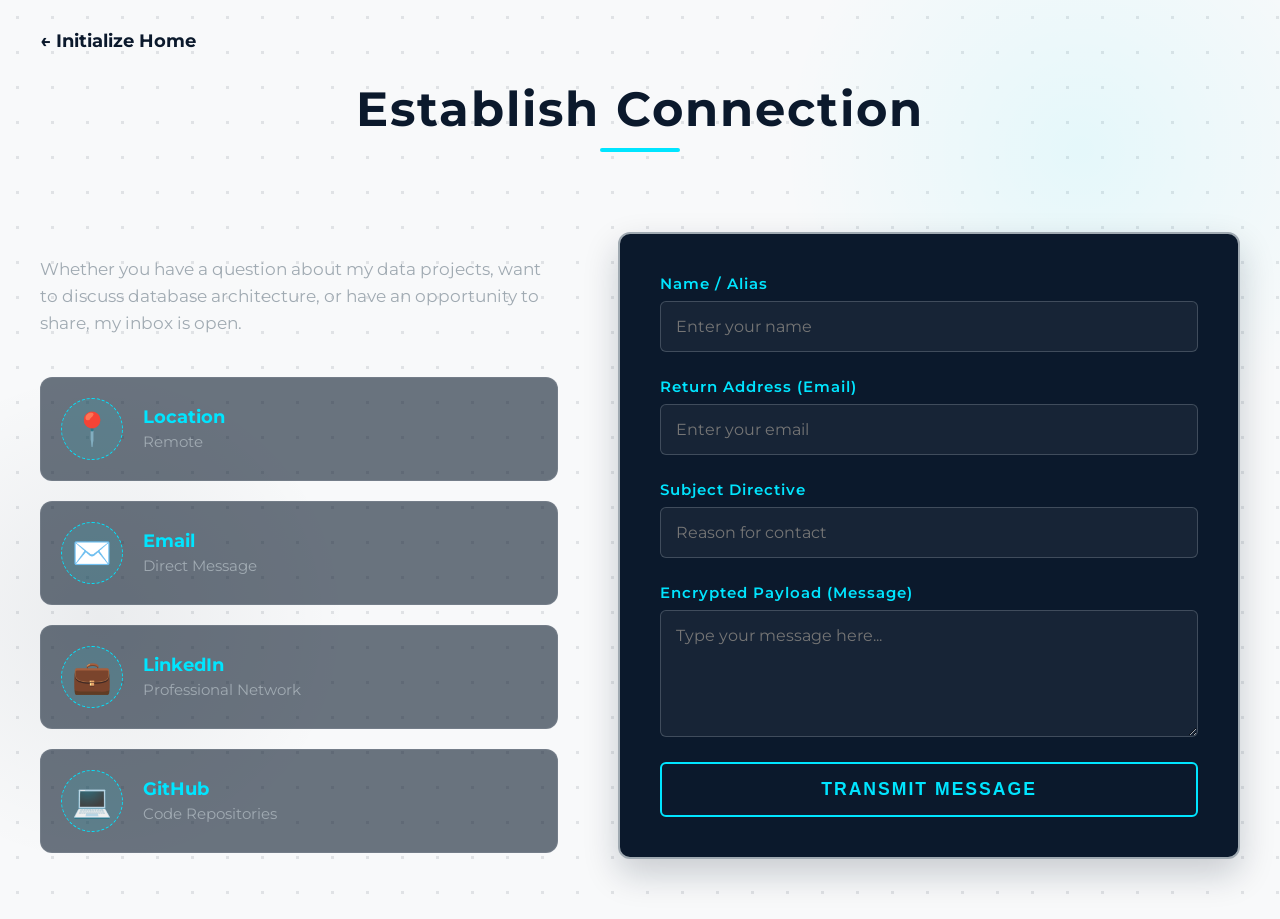
<file: contact.html>
<!DOCTYPE html>
<html lang="en">
<head>
    <meta charset="UTF-8">
    <meta name="viewport" content="width=device-width, initial-scale=1.0">
    <title>Contact | Gerald Martinez</title>
    <link rel="stylesheet" href="style.css">
</head>
<body>

    <nav class="top-nav">
        <a href="index.html" class="back-link">← Initialize Home</a>
    </nav>

    <main class="page-container">
        
        <div class="section-header">
            <h1 class="section-title">Establish Connection</h1>
            <div class="title-underline"></div>
        </div>

        <div class="contact-layout">
            
            <section class="contact-info-section">
                <h2 class="sub-heading"></h2>
                <p class="contact-desc">Whether you have a question about my data projects, want to discuss database architecture, or have an opportunity to share, my inbox is open.</p>

                <div class="contact-cards">
                    <div class="contact-card">
                        <span class="contact-icon">📍</span>
                        <div>
                            <h4>Location</h4>
                            <p>Remote</p>
                        </div>
                    </div>

                    <a href="mailto:martinezgerald.925@outlook.com" class="contact-card link-card">
                        <span class="contact-icon">✉️</span>
                        <div>
                            <h4>Email</h4>
                            <p>Direct Message</p>
                        </div>
                    </a>

                    <a href="https://linkedin.com/in/gerald-martinez" target="_blank" class="contact-card link-card">
                        <span class="contact-icon">💼</span>
                        <div>
                            <h4>LinkedIn</h4>
                            <p>Professional Network</p>
                        </div>
                    </a>

                    <a href="https://github.com/martinez-gerald" target="_blank" class="contact-card link-card">
                        <span class="contact-icon">💻</span>
                        <div>
                            <h4>GitHub</h4>
                            <p>Code Repositories</p>
                        </div>
                    </a>
                </div>
            </section>

            <section class="contact-form-section">
                <form id="contact-form" action="https://formspree.io/f/meaqpvnq" method="POST" class="cyber-form">

                    <div class="form-group">
                        <label for="name">Name / Alias</label>
                        <input type="text" id="name" name="name" required placeholder="Enter your name">
                    </div>

                    <div class="form-group">
                        <label for="email">Return Address (Email)</label>
                        <input type="email" id="email" name="email" required placeholder="Enter your email">
                    </div>

                    <div class="form-group">
                        <label for="subject">Subject Directive</label>
                        <input type="text" id="subject" name="subject" required placeholder="Reason for contact">
                    </div>

                    <div class="form-group">
                        <label for="message">Encrypted Payload (Message)</label>
                        <textarea id="message" name="message" rows="5" required placeholder="Type your message here..."></textarea>
                    </div>

                    <p id="form-status" class="form-status" hidden></p>

                    <button type="submit" class="submit-btn">Transmit Message</button>
                </form>
            </section>

        </div>
    </main>

    <script src="script.js"></script>
</body>
</html>
</file>
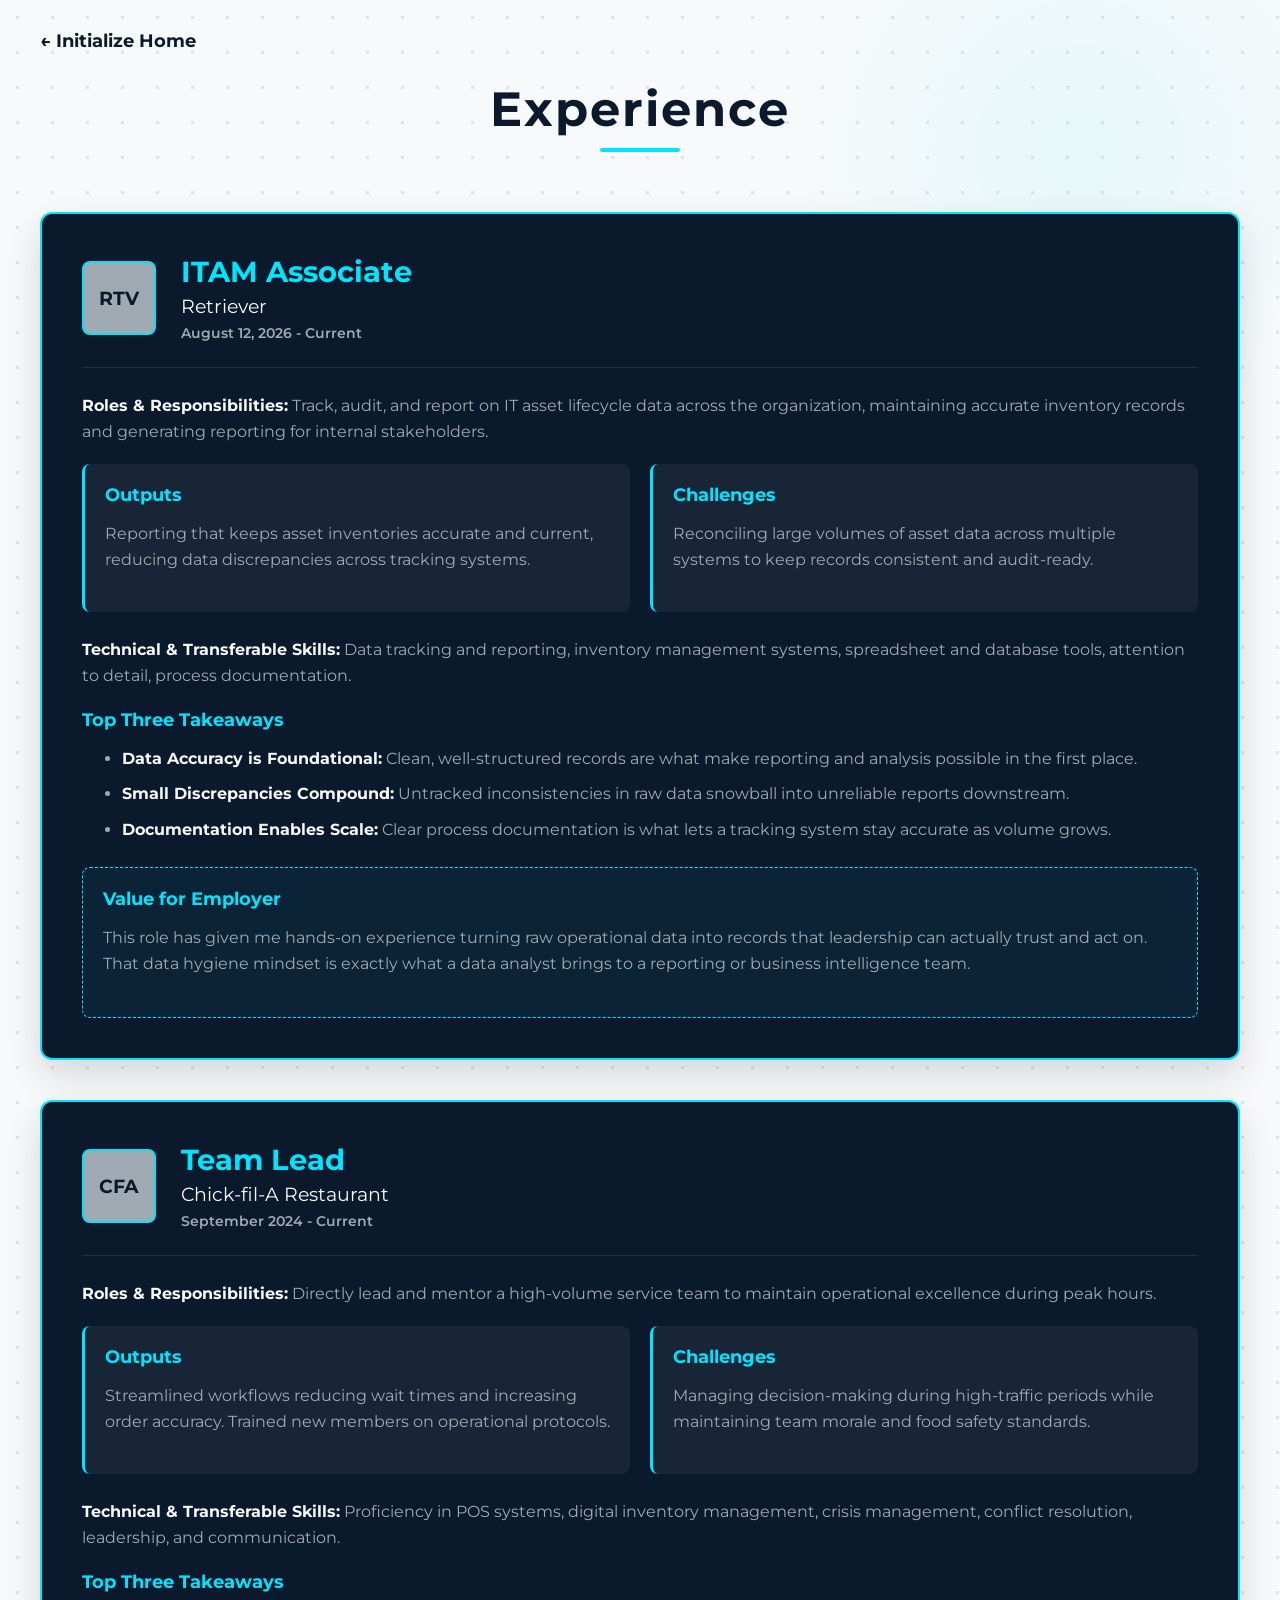
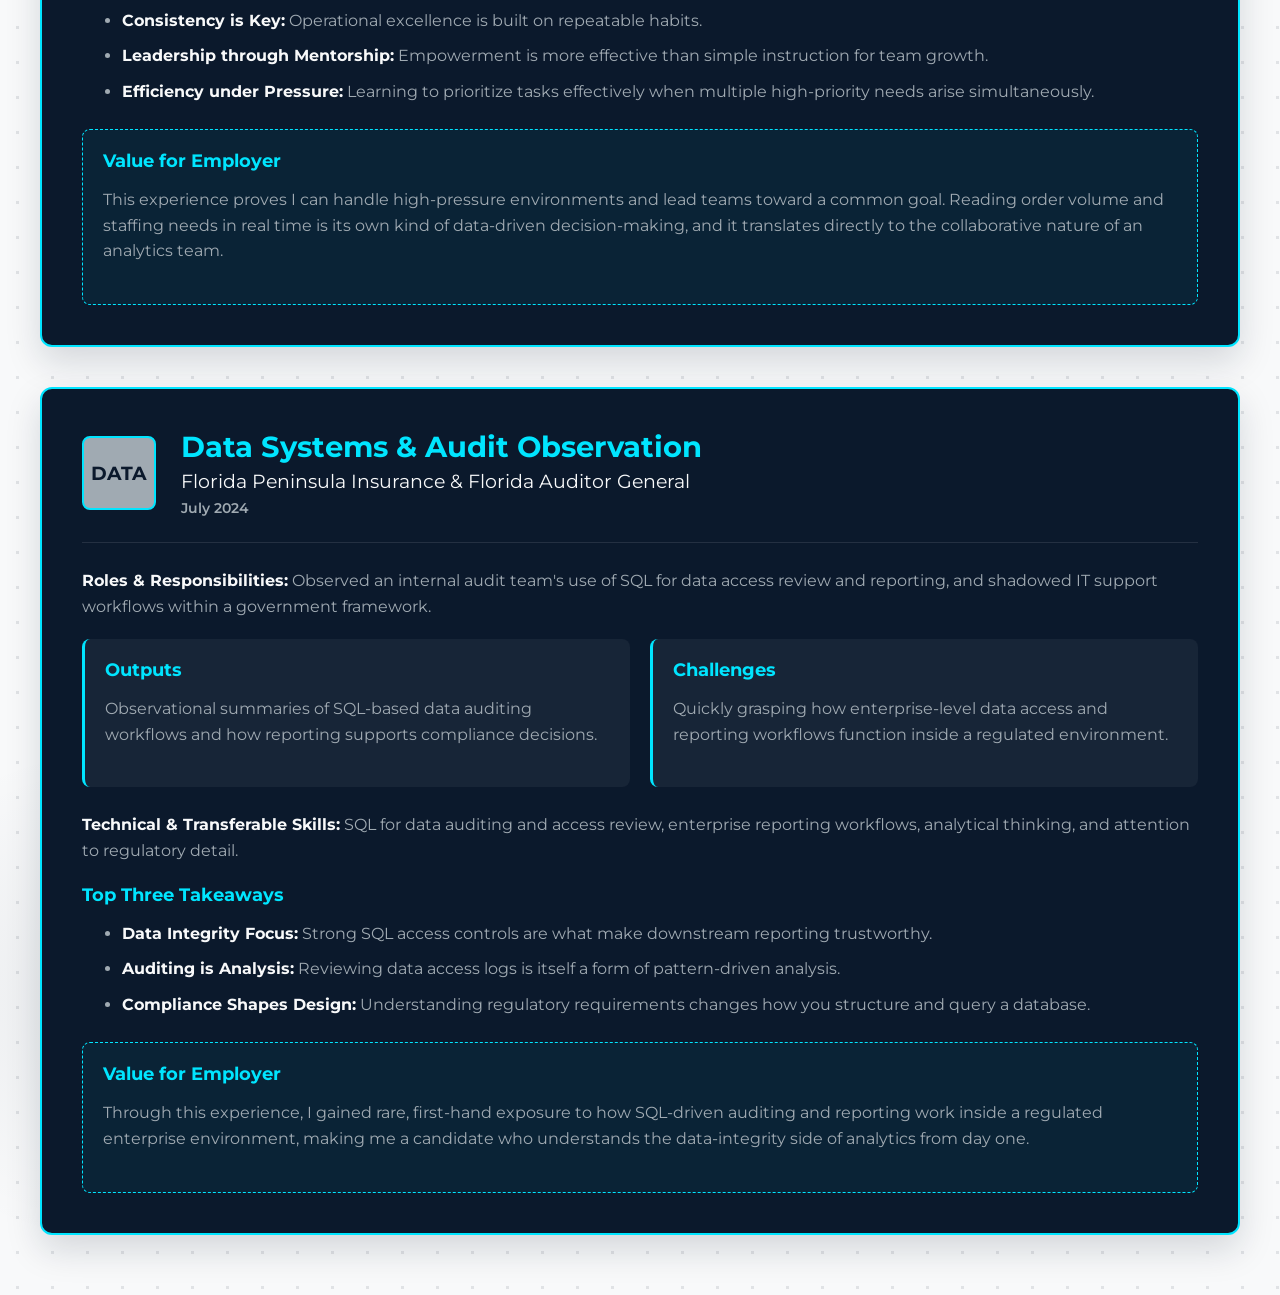
<file: experience.html>
<!DOCTYPE html>
<html lang="en">
<head>
    <meta charset="UTF-8">
    <meta name="viewport" content="width=device-width, initial-scale=1.0">
    <title>Experience | Gerald Martinez</title>
    <link rel="stylesheet" href="style.css">
</head>
<body>

    <nav class="top-nav">
        <a href="index.html" class="back-link">← Initialize Home</a>
    </nav>

    <main class="page-container">
        
        <div class="section-header">
            <h1 class="section-title">Experience</h1>
            <div class="title-underline"></div>
        </div>

        <div class="experience-grid">

            <article class="exp-card">
                <div class="exp-header">
                    <div class="exp-logo-placeholder">RTV</div>
                    <div class="exp-title-group">
                        <h2 class="job-title">ITAM Associate</h2>
                        <h3 class="company-name">Retriever</h3>
                        <span class="job-dates">August 12, 2026 - Current</span>
                    </div>
                </div>

                <div class="exp-body">
                    <p><strong>Roles & Responsibilities:</strong> Track, audit, and report on IT asset lifecycle data across the organization, maintaining accurate inventory records and generating reporting for internal stakeholders.</p> <div class="exp-metrics">
                        <div class="metric-box">
                            <h4>Outputs</h4>
                            <p>Reporting that keeps asset inventories accurate and current, reducing data discrepancies across tracking systems.</p> </div>
                        <div class="metric-box">
                            <h4>Challenges</h4>
                            <p>Reconciling large volumes of asset data across multiple systems to keep records consistent and audit-ready.</p> </div>
                    </div>

                    <p><strong>Technical & Transferable Skills:</strong> Data tracking and reporting, inventory management systems, spreadsheet and database tools, attention to detail, process documentation.</p> <div class="takeaways">
                        <h4>Top Three Takeaways</h4> <ul>
                            <li><strong>Data Accuracy is Foundational:</strong> Clean, well-structured records are what make reporting and analysis possible in the first place.</li> <li><strong>Small Discrepancies Compound:</strong> Untracked inconsistencies in raw data snowball into unreliable reports downstream.</li> <li><strong>Documentation Enables Scale:</strong> Clear process documentation is what lets a tracking system stay accurate as volume grows.</li> </ul>
                    </div>

                    <div class="value-prop">
                        <h4>Value for Employer</h4> <p>This role has given me hands-on experience turning raw operational data into records that leadership can actually trust and act on. That data hygiene mindset is exactly what a data analyst brings to a reporting or business intelligence team.</p> </div>
                </div>
            </article>

            <article class="exp-card">
                <div class="exp-header">
                    <div class="exp-logo-placeholder">CFA</div>
                    <div class="exp-title-group">
                        <h2 class="job-title">Team Lead</h2>
                        <h3 class="company-name">Chick-fil-A Restaurant</h3>
                        <span class="job-dates">September 2024 - Current</span>
                    </div>
                </div>

                <div class="exp-body">
                    <p><strong>Roles & Responsibilities:</strong> Directly lead and mentor a high-volume service team to maintain operational excellence during peak hours.</p> <div class="exp-metrics">
                        <div class="metric-box">
                            <h4>Outputs</h4>
                            <p>Streamlined workflows reducing wait times and increasing order accuracy. Trained new members on operational protocols.</p> </div>
                        <div class="metric-box">
                            <h4>Challenges</h4>
                            <p>Managing decision-making during high-traffic periods while maintaining team morale and food safety standards.</p> </div>
                    </div>

                    <p><strong>Technical & Transferable Skills:</strong> Proficiency in POS systems, digital inventory management, crisis management, conflict resolution, leadership, and communication.</p> <div class="takeaways">
                        <h4>Top Three Takeaways</h4> <ul>
                            <li><strong>Consistency is Key:</strong> Operational excellence is built on repeatable habits.</li> <li><strong>Leadership through Mentorship:</strong> Empowerment is more effective than simple instruction for team growth.</li> <li><strong>Efficiency under Pressure:</strong> Learning to prioritize tasks effectively when multiple high-priority needs arise simultaneously.</li> </ul>
                    </div>

                    <div class="value-prop">
                        <h4>Value for Employer</h4> <p>This experience proves I can handle high-pressure environments and lead teams toward a common goal. Reading order volume and staffing needs in real time is its own kind of data-driven decision-making, and it translates directly to the collaborative nature of an analytics team.</p> </div>
                </div>
            </article>

            <article class="exp-card">
                <div class="exp-header">
                    <div class="exp-logo-placeholder">DATA</div>
                    <div class="exp-title-group">
                        <h2 class="job-title">Data Systems & Audit Observation</h2>
                        <h3 class="company-name">Florida Peninsula Insurance & Florida Auditor General</h3> <span class="job-dates">July 2024</span> </div>
                </div>

                <div class="exp-body">
                    <p><strong>Roles & Responsibilities:</strong> Observed an internal audit team's use of SQL for data access review and reporting, and shadowed IT support workflows within a government framework.</p> <div class="exp-metrics">
                        <div class="metric-box">
                            <h4>Outputs</h4>
                            <p>Observational summaries of SQL-based data auditing workflows and how reporting supports compliance decisions.</p> </div>
                        <div class="metric-box">
                            <h4>Challenges</h4>
                            <p>Quickly grasping how enterprise-level data access and reporting workflows function inside a regulated environment.</p> </div>
                    </div>

                    <p><strong>Technical & Transferable Skills:</strong> SQL for data auditing and access review, enterprise reporting workflows, analytical thinking, and attention to regulatory detail.</p> <div class="takeaways">
                        <h4>Top Three Takeaways</h4> <ul>
                            <li><strong>Data Integrity Focus:</strong> Strong SQL access controls are what make downstream reporting trustworthy.</li> <li><strong>Auditing is Analysis:</strong> Reviewing data access logs is itself a form of pattern-driven analysis.</li> <li><strong>Compliance Shapes Design:</strong> Understanding regulatory requirements changes how you structure and query a database.</li> </ul>
                    </div>

                    <div class="value-prop">
                        <h4>Value for Employer</h4> <p>Through this experience, I gained rare, first-hand exposure to how SQL-driven auditing and reporting work inside a regulated enterprise environment, making me a candidate who understands the data-integrity side of analytics from day one.</p> </div>
                </div>
            </article>

        </div>
    </main>

</body>
</html>
</file>
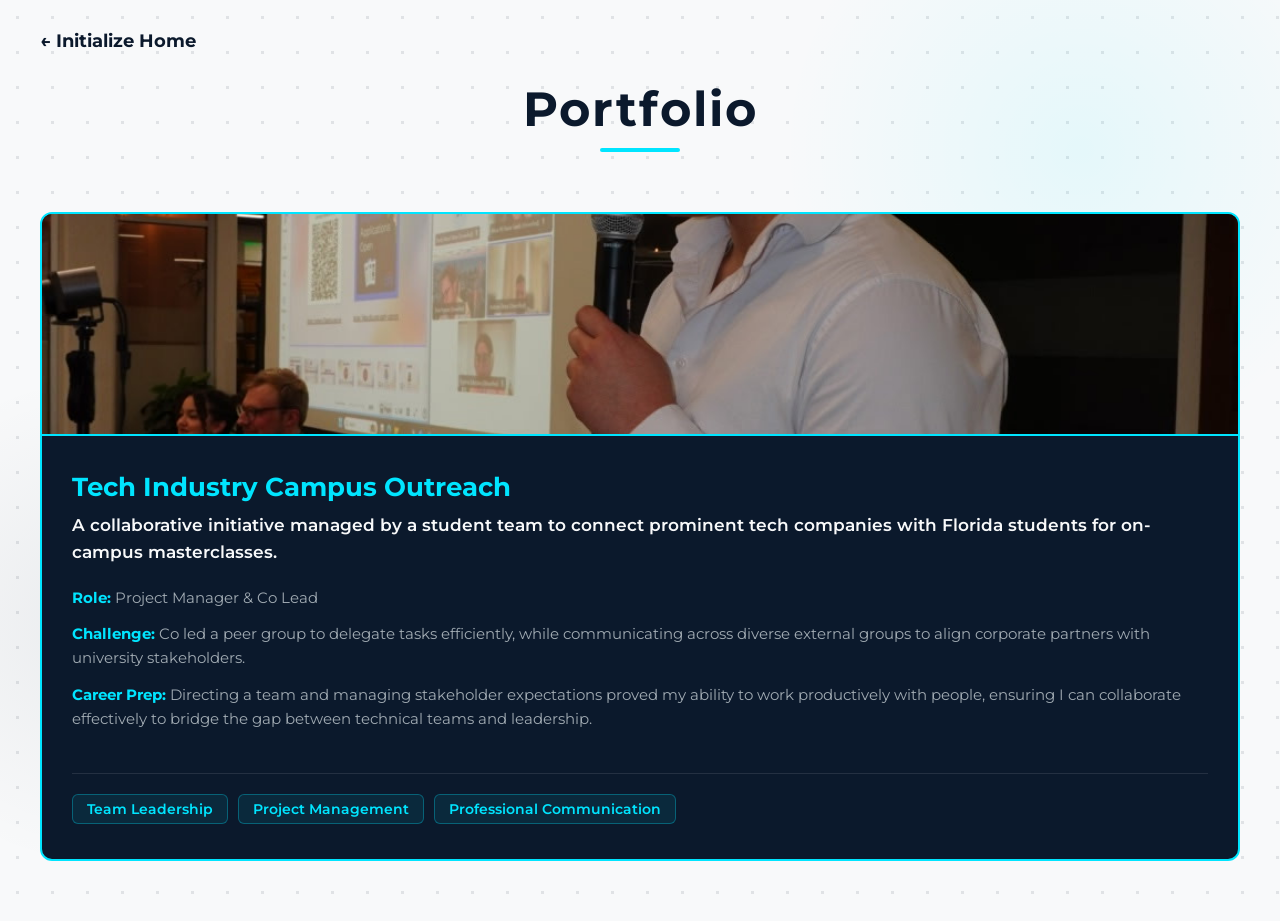
<file: portfolio.html>
<!DOCTYPE html>
<html lang="en">
<head>
    <meta charset="UTF-8">
    <meta name="viewport" content="width=device-width, initial-scale=1.0">
    <title>Portfolio | Gerald Martinez</title>
    <link rel="stylesheet" href="style.css">
</head>
<body>

    <nav class="top-nav">
        <a href="index.html" class="back-link">← Initialize Home</a>
    </nav>

    <main class="page-container">
        
        <div class="section-header">
            <h1 class="section-title">Portfolio</h1>
            <div class="title-underline"></div>
        </div>

        <div class="portfolio-grid">
            
            <div class="portfolio-card portfolio-card--static">
                <div class="portfolio-image-container">
                    <img src="assets/outreach-bg.jpg" alt="Career Outreach Planning" class="portfolio-img" style="object-position: 50% 45%;">
                </div>
                <div class="portfolio-info">
                    <h2 class="portfolio-name">Tech Industry Campus Outreach</h2>
                    <p class="portfolio-desc">A collaborative initiative managed by a student team to connect prominent tech companies with Florida students for on-campus masterclasses.</p>

                    <div class="rubric-details">
                        <p><strong>Role:</strong> Project Manager & Co Lead</p>
                        <p><strong>Challenge:</strong> Co led a peer group to delegate tasks efficiently, while communicating across diverse external groups to align corporate partners with university stakeholders.</p>
                        <p><strong>Career Prep:</strong> Directing a team and managing stakeholder expectations proved my ability to work productively with people, ensuring I can collaborate effectively to bridge the gap between technical teams and leadership.</p>
                    </div>

                    <div class="tech-stack-tags">
                        <span>Team Leadership</span>
                        <span>Project Management</span>
                        <span>Professional Communication</span>
                    </div>
                </div>
            </div>

        </div>
    </main>

</body>
</html>
</file>
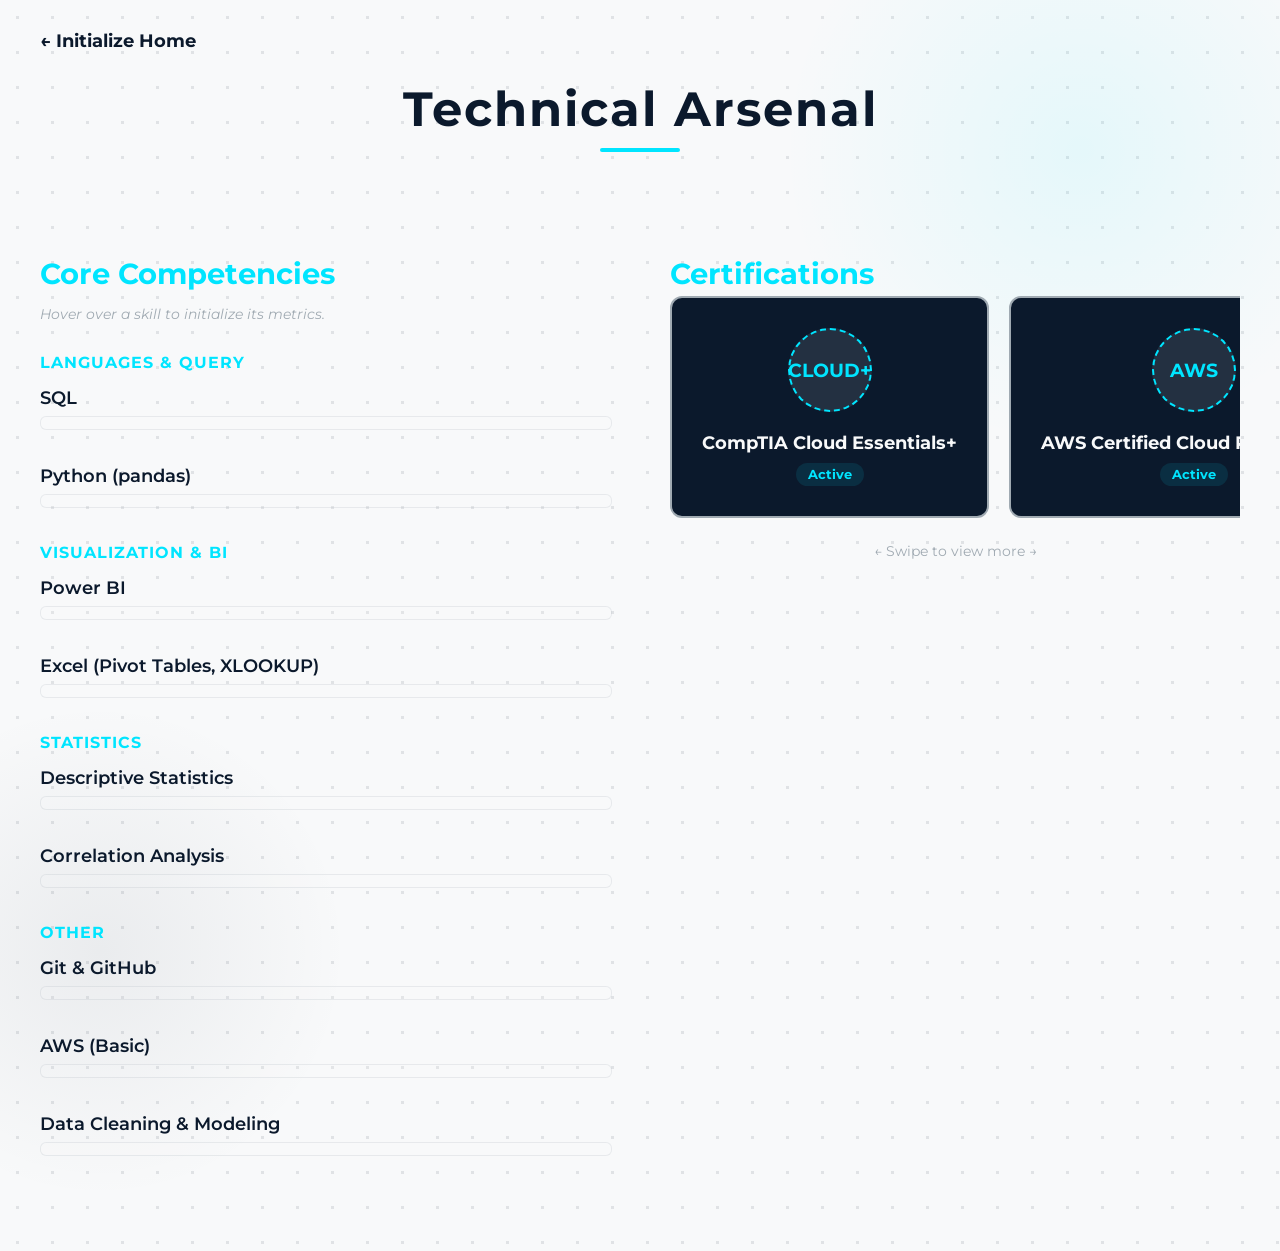
<file: skills.html>
<!DOCTYPE html>
<html lang="en">
<head>
    <meta charset="UTF-8">
    <meta name="viewport" content="width=device-width, initial-scale=1.0">
    <title>Skills & Certs | Gerald Martinez</title>
    <link rel="stylesheet" href="style.css">
</head>
<body>

    <nav class="top-nav">
        <a href="index.html" class="back-link">← Initialize Home</a>
    </nav>

    <main class="page-container">
        
        <div class="section-header">
            <h1 class="section-title">Technical Arsenal</h1>
            <div class="title-underline"></div>
        </div>

        <div class="skills-layout">
            
           <section class="skills-section">
                <h2 class="sub-heading">Core Competencies</h2>
                <p class="instruction-text">Hover over a skill to initialize its metrics.</p>

                <div class="skill-group">
                    <h3 class="skill-group-title">Languages & Query</h3>

                    <div class="skill-category">
                        <div class="skill-header">
                            <span class="skill-name">SQL</span>
                        </div>
                        <div class="skill-track">
                            <div class="skill-fill" style="--fill-level: 75%;"></div>
                        </div>
                    </div>

                    <div class="skill-category">
                        <div class="skill-header">
                            <span class="skill-name">Python (pandas)</span>
                        </div>
                        <div class="skill-track">
                            <div class="skill-fill" style="--fill-level: 80%;"></div>
                        </div>
                    </div>
                </div>

                <div class="skill-group">
                    <h3 class="skill-group-title">Visualization & BI</h3>

                    <div class="skill-category">
                        <div class="skill-header">
                            <span class="skill-name">Power BI</span>
                        </div>
                        <div class="skill-track">
                            <div class="skill-fill" style="--fill-level: 60%;"></div>
                        </div>
                    </div>

                    <div class="skill-category">
                        <div class="skill-header">
                            <span class="skill-name">Excel (Pivot Tables, XLOOKUP)</span>
                        </div>
                        <div class="skill-track">
                            <div class="skill-fill" style="--fill-level: 85%;"></div>
                        </div>
                    </div>
                </div>

                <div class="skill-group">
                    <h3 class="skill-group-title">Statistics</h3>

                    <div class="skill-category">
                        <div class="skill-header">
                            <span class="skill-name">Descriptive Statistics</span>
                        </div>
                        <div class="skill-track">
                            <div class="skill-fill" style="--fill-level: 70%;"></div>
                        </div>
                    </div>

                    <div class="skill-category">
                        <div class="skill-header">
                            <span class="skill-name">Correlation Analysis</span>
                        </div>
                        <div class="skill-track">
                            <div class="skill-fill" style="--fill-level: 65%;"></div>
                        </div>
                    </div>
                </div>

                <div class="skill-group">
                    <h3 class="skill-group-title">Other</h3>

                    <div class="skill-category">
                        <div class="skill-header">
                            <span class="skill-name">Git & GitHub</span>
                        </div>
                        <div class="skill-track">
                            <div class="skill-fill" style="--fill-level: 75%;"></div>
                        </div>
                    </div>

                    <div class="skill-category">
                        <div class="skill-header">
                            <span class="skill-name">AWS (Basic)</span>
                        </div>
                        <div class="skill-track">
                            <div class="skill-fill" style="--fill-level: 40%;"></div>
                        </div>
                    </div>

                    <div class="skill-category">
                        <div class="skill-header">
                            <span class="skill-name">Data Cleaning & Modeling</span>
                        </div>
                        <div class="skill-track">
                            <div class="skill-fill" style="--fill-level: 70%;"></div>
                        </div>
                    </div>
                </div>
            </section>

            <section class="certs-section">
                <h2 class="sub-heading">Certifications</h2>

                <div class="cert-carousel">
                    <div class="cert-card">
                        <div class="cert-badge-placeholder">CLOUD+</div>
                        <h3>CompTIA Cloud Essentials+</h3>
                        <span class="cert-status">Active</span>
                    </div>

                    <div class="cert-card">
                        <div class="cert-badge-placeholder">AWS</div>
                        <h3>AWS Certified Cloud Practitioner</h3>
                        <span class="cert-status">Active</span>
                    </div>

                    <div class="cert-card">
                        <div class="cert-badge-placeholder">PL-300</div>
                        <h3>Microsoft Power BI Data Analyst (PL-300)</h3>
                        <span class="cert-status cert-status--pending">In Progress</span>
                    </div>

                    <div class="cert-card">
                        <div class="cert-badge-placeholder">GDA</div>
                        <h3>Google Data Analytics Professional Certificate</h3>
                        <span class="cert-status cert-status--pending">In Progress</span>
                    </div>
                </div>
                <p class="scroll-hint">← Swipe to view more →</p>
            </section>

        </div>
    </main>

</body>
</html>
</file>
<file: style.css>
/* 1. Import Montserrat Font */
@import url('https://fonts.googleapis.com/css2?family=Montserrat:wght@400;600;700&display=swap'); /* [cite: 20] */

/* 2. Color Palette & CSS Variables */
:root {
    --deep-navy: #0B192C; /* [cite: 20] */
    --electric-blue: #00E5FF; /* [cite: 20] */
    --gray: #A0AAB2; /* [cite: 20] */
    --white: #F8F9FA;
    --dark-text: #2C3E50; 
}

/* 3. Global Styles with Cyber Dot Grid */
body {
    margin: 0;
    padding: 0;
    font-family: 'Montserrat', sans-serif;
    background-color: var(--white); 
    color: var(--dark-text); 
    display: flex;
    justify-content: center;
    
    /* Faint cyber dot grid */
    background-image: radial-gradient(rgba(11, 25, 44, 0.1) 1.5px, transparent 1.5px);
    background-size: 35px 35px;
    
    position: relative;
    overflow-x: hidden; 
    z-index: 0;
}

/* Top Right Electric Blue Glow */
body::before {
    content: '';
    position: absolute;
    top: -150px;
    right: -100px;
    width: 600px;
    height: 600px;
    background: radial-gradient(circle, rgba(0, 229, 255, 0.08) 0%, rgba(248, 249, 250, 0) 70%);
    z-index: -1; 
    pointer-events: none; 
}

/* Bottom Left Deep Navy Glow */
body::after {
    content: '';
    position: absolute;
    bottom: 50px;
    left: -150px;
    width: 500px;
    height: 500px;
    background: radial-gradient(circle, rgba(11, 25, 44, 0.06) 0%, rgba(248, 249, 250, 0) 70%);
    z-index: -1;
    pointer-events: none;
}

/* 4. Main Container - Pushed higher up */
.homepage-container {
    max-width: 1400px; 
    width: 95%; 
    padding: 30px 20px 40px 20px;
    min-height: 100vh;
    display: flex;
    flex-direction: column;
    box-sizing: border-box;
}

/* 5. Hero Section for Side-by-Side Layout - Aligned Top */
.hero-section {
    display: flex;
    flex-direction: row; 
    align-items: flex-start; 
    justify-content: space-between;
    gap: 40px;
    margin-bottom: 40px; 
}

/* The dark strip behind the text */
.intro-text-strip {
    background-color: var(--deep-navy);
    padding: 50px 30px; 
    border-radius: 12px;
    flex: 1.2; 
    border-left: 6px solid var(--electric-blue);
    box-shadow: 0 10px 30px rgba(11, 25, 44, 0.2);
}

.signature-name {
    color: var(--electric-blue);
    font-size: 3.5rem;
    margin: 0 0 15px 0; 
    letter-spacing: 2px;
}

.hook {
    color: var(--white);
    font-size: 1.2rem;
    font-weight: 400;
    line-height: 1.6;
    margin: 0;
    min-height: 80px; 
}

/* Blinking cursor for the typing effect */
.hook::after {
    content: '|';
    animation: blink 1s infinite;
    color: var(--electric-blue);
}

@keyframes blink {
    0%, 100% { opacity: 1; }
    50% { opacity: 0; }
}

/* 6. Profile Container (Right Side) - Expanded to 450px */
.profile-container {
    position: relative;
    width: 350px; /* Reduced the width to make it a vertical rectangle */
    height: 450px;
    border-radius: 12px;
    overflow: hidden;
    border: 3px solid var(--deep-navy); 
    cursor: pointer;
    background-color: var(--deep-navy);
    flex-shrink: 0; 
    box-shadow: 0 10px 30px rgba(0,0,0,0.1);
}

.profile-pic {
    width: 100%;
    height: 100%;
    object-fit: cover;
    /* This tells the browser to crop from the bottom, keeping the top center (your face) in frame */
    object-position: top center; 
    transition: opacity 0.4s ease;
}

/* Hover Narrative */
.hover-narrative {
    position: absolute;
    top: 0;
    left: 0;
    width: 100%;
    height: 100%;
    background-color: rgba(11, 25, 44, 0.95);
    color: var(--white);
    display: flex;
    flex-direction: column;
    justify-content: center;
    padding: 30px; 
    box-sizing: border-box;
    opacity: 0;
    transition: opacity 0.4s ease-in-out;
    text-align: left;
    font-size: 0.95rem; 
    line-height: 1.6;
    overflow-y: auto; 
}

.profile-container:hover .profile-pic { opacity: 0.05; }
.profile-container:hover .hover-narrative { opacity: 1; }

/* 7. Tech Stack Scrolling Marquee */
.tech-marquee {
    width: 100%;
    overflow: hidden;
    padding: 10px 0;
    margin-bottom: 20px;
    display: flex;
    align-items: center;
    mask-image: linear-gradient(to right, transparent, black 10%, black 90%, transparent);
    -webkit-mask-image: linear-gradient(to right, transparent, black 10%, black 90%, transparent);
}

.marquee-track {
    display: flex;
    gap: 40px;
    width: max-content;
    animation: scrollMarquee 20s linear infinite;
}

.tech-item {
    color: var(--gray);
    font-weight: 600;
    font-size: 1.1rem;
    padding: 10px 25px;
    border: 2px solid var(--gray);
    border-radius: 8px;
    display: flex;
    align-items: center;
    justify-content: center;
    white-space: nowrap;
    background-color: var(--white);
    transition: color 0.3s ease, border-color 0.3s ease, transform 0.3s ease;
}

.marquee-track:hover { animation-play-state: paused; }

.tech-item:hover {
    color: var(--electric-blue);
    border-color: var(--electric-blue);
    transform: scale(1.05);
    cursor: default;
}

@keyframes scrollMarquee {
    0% { transform: translateX(0); }
    100% { transform: translateX(calc(-50% - 20px)); } 
}

/* 8. Navigation Section */
.navigation-section {
    text-align: center;
    margin-top: auto; 
}

.cta-text {
    margin-bottom: 50px;
    font-size: 1.1rem;
    max-width: 800px;
    margin-left: auto;
    margin-right: auto;
    line-height: 1.6;
    color: var(--deep-navy); 
    font-weight: 600;
}

/* 9. 3D Animated Folders */
.folder-container {
    display: flex;
    justify-content: center;
    gap: 60px;
    flex-wrap: wrap;
    perspective: 1000px; 
}

.folder {
    width: 140px;
    height: 100px;
    position: relative;
    cursor: pointer;
}

/* The back of the folder with the tab */
.folder-back {
    position: absolute;
    bottom: 0;
    width: 100%;
    height: 100%;
    background-color: var(--deep-navy);
    border-radius: 0 8px 8px 8px;
    border: 2px solid var(--gray);
    box-sizing: border-box;
}

.folder-back::before {
    content: '';
    position: absolute;
    top: -18px;
    left: -2px;
    width: 50px;
    height: 18px;
    background-color: var(--deep-navy);
    border-radius: 8px 8px 0 0;
    border: 2px solid var(--gray);
    border-bottom: none;
}

/* The physical file/paper inside */
.folder-paper {
    position: absolute;
    bottom: 5px;
    left: 5px;
    width: 130px;
    height: 90px;
    background-color: var(--white);
    border-radius: 4px;
    display: flex;
    align-items: flex-start; /* Changed from 'center' to 'flex-start' */
    justify-content: center;
    padding-top: 12px; /* Adds space so the text isn't hitting the absolute top edge */
    box-sizing: border-box; /* Ensures the padding doesn't break the width/height */
    z-index: 1; 
    transition: transform 0.4s ease, opacity 0.4s ease;
    box-shadow: 0 2px 5px rgba(0,0,0,0.2);
}

.folder-label {
    color: var(--deep-navy);
    font-weight: 700;
    font-size: 1.1rem;
}

/* The front cover of the folder */
.folder-front {
    position: absolute;
    bottom: 0;
    left: 0;
    width: 100%;
    height: 80%; 
    background-color: var(--deep-navy);
    border-radius: 8px;
    z-index: 2; 
    transform-origin: bottom; 
    transition: transform 0.4s ease, background-color 0.4s ease, border-color 0.4s ease;
    border: 2px solid var(--gray);
    box-sizing: border-box;
}

/* Hover: Open the folder and peek the file */
.folder:hover .folder-front {
    transform: rotateX(-35deg); 
    background-color: var(--electric-blue);
    border-color: var(--electric-blue);
}

.folder:hover .folder-paper {
    transform: translateY(-40px);
}

/* Click Animation (Triggered by JS) */
.folder.extract-file .folder-front {
    transform: rotateX(-50deg); 
}

.folder.extract-file .folder-paper {
    transform: translateY(-150px); 
    opacity: 0; 
    transition: transform 0.6s ease, opacity 0.4s ease 0.2s;
}

/* 10. LinkedIn Button & Links */
.linkedin-btn {
    display: inline-block;
    margin-top: 30px;
    padding: 12px 28px;
    font-size: 1rem;
    font-weight: 600;
    color: var(--electric-blue);
    text-decoration: none;
    border: 2px solid var(--electric-blue);
    border-radius: 6px;
    background-color: transparent;
    transition: background-color 0.3s ease, color 0.3s ease, box-shadow 0.3s ease, transform 0.2s ease;
}

.linkedin-btn:hover {
    background-color: var(--electric-blue);
    color: var(--deep-navy);
    box-shadow: 0 0 15px rgba(0, 229, 255, 0.4);
    transform: translateY(-2px); /* Lifts the button slightly on hover */
}

/* Styling the inline link at the bottom of the page */
.inline-link {
    color: var(--electric-blue);
    text-decoration: none;
    font-weight: 700;
    position: relative;
    transition: color 0.3s ease;
}

.inline-link:hover {
    color: var(--deep-navy);
}

/* Adds a neat underline effect to the inline link */
.inline-link::after {
    content: '';
    position: absolute;
    width: 100%;
    height: 2px;
    bottom: -2px;
    left: 0;
    background-color: var(--deep-navy);
    transform: scaleX(0);
    transition: transform 0.3s ease;
}

.inline-link:hover::after {
    transform: scaleX(1);
}

/* 11. Secondary Pages Layout (Experience, Projects, Skills) */
.page-container {
    max-width: 1200px;
    width: 95%;
    margin: 0 auto;
    padding: 80px 20px 60px 20px;
    display: flex;
    flex-direction: column;
    z-index: 1; /* Ensures content stays above background glows */
}

/* Top Navigation */
.top-nav {
    position: absolute;
    top: 30px;
    left: 40px;
    z-index: 10;
}

.back-link {
    color: var(--deep-navy);
    text-decoration: none;
    font-weight: 700;
    font-size: 1.1rem;
    transition: color 0.3s ease, transform 0.3s ease;
    display: inline-block;
}

.back-link:hover {
    color: var(--electric-blue);
    transform: translateX(-5px); /* Slides slightly left on hover */
}

/* Section Headers */
.section-header {
    text-align: center;
    margin-bottom: 60px;
}

.section-title {
    color: var(--deep-navy);
    font-size: 3rem;
    margin: 0 0 10px 0;
    letter-spacing: 2px;
}

.title-underline {
    width: 80px;
    height: 4px;
    background-color: var(--electric-blue);
    margin: 0 auto;
    border-radius: 2px;
}

/* 12. Experience Cards */
.experience-grid {
    display: flex;
    flex-direction: column;
    gap: 40px; /* Space between the cards */
}

.exp-card {
    background-color: var(--deep-navy);
    border: 2px solid var(--electric-blue);
    border-radius: 12px;
    padding: 40px;
    box-shadow: 0 15px 35px rgba(11, 25, 44, 0.15);
    color: var(--white);
    transition: transform 0.3s ease, box-shadow 0.3s ease;
}

.exp-card:hover {
    transform: translateY(-5px);
    box-shadow: 0 20px 45px rgba(0, 229, 255, 0.15);
}

.exp-header {
    display: flex;
    align-items: center;
    gap: 25px;
    border-bottom: 1px solid rgba(248, 249, 250, 0.1);
    padding-bottom: 25px;
    margin-bottom: 25px;
}

.exp-logo-placeholder {
    width: 70px;
    height: 70px;
    background-color: var(--gray);
    color: var(--deep-navy);
    font-weight: 700;
    font-size: 1.2rem;
    display: flex;
    align-items: center;
    justify-content: center;
    border-radius: 8px;
    border: 2px solid var(--electric-blue);
}

.job-title {
    color: var(--electric-blue);
    margin: 0 0 5px 0;
    font-size: 1.8rem;
}

.company-name {
    color: var(--white);
    margin: 0 0 5px 0;
    font-size: 1.2rem;
    font-weight: 400;
}

.job-dates {
    color: var(--gray);
    font-size: 0.9rem;
    font-weight: 600;
}

/* Internal Card Layout */
.exp-body p {
    line-height: 1.6;
    margin-bottom: 20px;
    color: var(--gray);
}

.exp-body strong {
    color: var(--white);
}

.exp-metrics {
    display: flex;
    gap: 20px;
    margin-bottom: 25px;
}

.metric-box {
    background-color: rgba(248, 249, 250, 0.05);
    padding: 20px;
    border-radius: 8px;
    flex: 1;
    border-left: 3px solid var(--electric-blue);
}

.metric-box h4, .takeaways h4, .value-prop h4 {
    color: var(--electric-blue);
    margin: 0 0 10px 0;
    font-size: 1.1rem;
}

.takeaways ul {
    color: var(--gray);
    line-height: 1.6;
    margin-bottom: 25px;
}

.takeaways li {
    margin-bottom: 10px;
}

.value-prop {
    background-color: rgba(0, 229, 255, 0.05);
    padding: 20px;
    border-radius: 8px;
    border: 1px dashed var(--electric-blue);
}

/* 13. Portfolio Grid & Cards */
.portfolio-grid {
    display: grid;
    /* Grid automatically adjusts from 1 column on mobile to 2 or 3 on large screens */
    grid-template-columns: repeat(auto-fit, minmax(380px, 1fr));
    gap: 40px;
}

.portfolio-card {
    background-color: var(--deep-navy);
    border: 2px solid var(--electric-blue);
    border-radius: 12px;
    overflow: hidden; 
    text-decoration: none; 
    display: flex;
    flex-direction: column;
    transition: transform 0.3s ease, box-shadow 0.3s ease;
}

.portfolio-card:hover {
    transform: translateY(-10px);
    box-shadow: 0 20px 45px rgba(0, 229, 255, 0.2);
    cursor: pointer;
}

.portfolio-card--static:hover {
    cursor: default;
}

.portfolio-image-container {
    width: 100%;
    height: 220px;
    background-color: rgba(248, 249, 250, 0.05); 
    overflow: hidden;
    border-bottom: 2px solid var(--electric-blue);
}

.portfolio-img {
    width: 100%;
    height: 100%;
    object-fit: cover;
    transition: transform 0.5s ease;
}

.portfolio-card:hover .portfolio-img {
    transform: scale(1.08); 
}

.portfolio-info {
    padding: 35px 30px;
    display: flex;
    flex-direction: column;
    flex-grow: 1; 
}

.portfolio-name {
    color: var(--electric-blue);
    font-size: 1.6rem;
    margin: 0 0 10px 0;
}

.portfolio-desc {
    color: var(--white);
    font-size: 1.05rem;
    line-height: 1.6;
    margin: 0 0 20px 0;
    font-weight: 600;
}

/* Specific styling for the Rubric Details */
.rubric-details {
    color: var(--gray);
    font-size: 0.95rem;
    line-height: 1.6;
    margin-bottom: 30px;
    flex-grow: 1; /* Pushes tags to the absolute bottom */
}

.rubric-details p {
    margin: 0 0 12px 0;
}

.rubric-details strong {
    color: var(--electric-blue);
}

.tech-stack-tags {
    display: flex;
    flex-wrap: wrap;
    gap: 10px;
    border-top: 1px solid rgba(248, 249, 250, 0.1);
    padding-top: 20px;
}

.tech-stack-tags span {
    background-color: rgba(0, 229, 255, 0.08);
    color: var(--electric-blue);
    padding: 6px 14px;
    border-radius: 6px;
    font-size: 0.85rem;
    font-weight: 600;
    border: 1px solid rgba(0, 229, 255, 0.3);
}

/* 14. Skills & Certifications Page */
.skills-layout {
    display: flex;
    flex-wrap: wrap;
    gap: 60px;
    margin-top: 20px;
}

.skills-section {
    flex: 1;
    min-width: 300px;
}

.certs-section {
    flex: 1;
    min-width: 300px;
    overflow: hidden; /* Contains the carousel */
}

.sub-heading {
    color: var(--electric-blue);
    font-size: 1.8rem;
    margin-bottom: 5px;
}

.instruction-text {
    color: var(--gray);
    font-size: 0.9rem;
    margin-bottom: 30px;
    font-style: italic;
}

/* --- Skill Groups --- */
.skill-group {
    margin-bottom: 30px;
}

.skill-group:last-child {
    margin-bottom: 0;
}

.skill-group-title {
    color: var(--electric-blue);
    font-size: 1rem;
    font-weight: 700;
    text-transform: uppercase;
    letter-spacing: 1px;
    margin: 0 0 15px 0;
}

/* --- Hover Effect Skill Bars --- */
.skill-category {
    margin-bottom: 35px; /* Increased from 30px to give the new items more breathing room */
    cursor: pointer;
}
.skill-header {
    display: flex;
    justify-content: space-between;
    margin-bottom: 8px;
}

.skill-name {
    color: var(--deep-navy); /* Fixed the invisible text issue! */
    font-weight: 600;
    font-size: 1.1rem;
    transition: color 0.3s ease;
}

.skill-track {
    width: 100%;
    height: 12px;
    background-color: rgba(248, 249, 250, 0.1);
    border-radius: 6px;
    overflow: hidden;
    border: 1px solid rgba(160, 170, 178, 0.2);
}

.skill-fill {
    height: 100%;
    width: 0%; /* Starts at 0 */
    background: linear-gradient(90deg, var(--deep-navy), var(--electric-blue));
    border-radius: 6px;
    transition: width 1s cubic-bezier(0.25, 1, 0.5, 1), box-shadow 0.3s ease;
}

/* The Hover Animation Magic */
.skill-category:hover .skill-name {
    color: var(--electric-blue);
}

.skill-category:hover .skill-fill {
    width: var(--fill-level); /* Pulls the percentage from your HTML */
    box-shadow: 0 0 15px rgba(0, 229, 255, 0.6);
}

/* --- Certification Carousel --- */
.cert-carousel {
    display: flex;
    gap: 20px;
    overflow-x: auto;
    padding-bottom: 20px; /* Space for the scrollbar */
    scroll-snap-type: x mandatory; /* Snaps cards into place */
    -webkit-overflow-scrolling: touch; /* Smooth scrolling on iOS */
}

/* Customizing the scrollbar for the carousel */
.cert-carousel::-webkit-scrollbar {
    height: 8px;
}
.cert-carousel::-webkit-scrollbar-track {
    background: rgba(248, 249, 250, 0.05);
    border-radius: 4px;
}
.cert-carousel::-webkit-scrollbar-thumb {
    background: var(--electric-blue);
    border-radius: 4px;
}

.cert-card {
    background-color: var(--deep-navy);
    border: 2px solid var(--gray);
    border-radius: 12px;
    padding: 30px;
    min-width: 220px;
    flex-shrink: 0; /* Prevents cards from squishing */
    scroll-snap-align: start;
    display: flex;
    flex-direction: column;
    align-items: center;
    text-align: center;
    transition: border-color 0.3s ease, transform 0.3s ease;
}

.cert-card:hover {
    border-color: var(--electric-blue);
    transform: translateY(-5px);
}

.cert-badge-placeholder {
    width: 80px;
    height: 80px;
    background-color: rgba(248, 249, 250, 0.1);
    border-radius: 50%;
    display: flex;
    align-items: center;
    justify-content: center;
    color: var(--electric-blue);
    font-weight: 700;
    font-size: 1.2rem;
    margin-bottom: 20px;
    border: 2px dashed var(--electric-blue);
}

.cert-card h3 {
    color: var(--white);
    font-size: 1.1rem;
    margin: 0 0 10px 0;
}

.cert-status {
    background-color: rgba(0, 229, 255, 0.1);
    color: var(--electric-blue);
    padding: 4px 12px;
    border-radius: 20px;
    font-size: 0.8rem;
    font-weight: 700;
}

.cert-status--pending {
    background-color: rgba(160, 170, 178, 0.15);
    color: var(--gray);
}

.scroll-hint {
    text-align: center;
    color: var(--gray);
    font-size: 0.85rem;
    margin-top: 5px;
    animation: pulse 2s infinite;
}

@keyframes pulse {
    0%, 100% { opacity: 0.5; }
    50% { opacity: 1; }
}

/* 15. Contact Page */
.contact-layout {
    display: flex;
    flex-wrap: wrap;
    gap: 60px;
    margin-top: 20px;
}

.contact-info-section {
    flex: 1;
    min-width: 300px;
}

.contact-form-section {
    flex: 1.2;
    min-width: 300px;
}

.contact-desc {
    color: var(--gray);
    line-height: 1.6;
    margin-bottom: 40px;
    font-size: 1.05rem;
}

.contact-cards {
    display: flex;
    flex-direction: column;
    gap: 20px;
}

.contact-card {
    display: flex;
    align-items: center;
    gap: 20px;
    background-color: rgba(11, 25, 44, 0.6);
    padding: 20px;
    border-radius: 12px;
    border: 1px solid rgba(160, 170, 178, 0.2);
    text-decoration: none;
    color: var(--white);
    transition: all 0.3s ease;
}

.link-card:hover {
    border-color: var(--electric-blue);
    background-color: var(--deep-navy);
    transform: translateX(10px);
    box-shadow: -5px 5px 15px rgba(0, 229, 255, 0.1);
}

.contact-icon {
    font-size: 2rem;
    background-color: rgba(0, 229, 255, 0.1);
    width: 60px;
    height: 60px;
    display: flex;
    align-items: center;
    justify-content: center;
    border-radius: 50%;
    border: 1px dashed var(--electric-blue);
}

.contact-card h4 {
    margin: 0 0 5px 0;
    color: var(--electric-blue);
    font-size: 1.1rem;
}

.contact-card p {
    margin: 0;
    color: var(--gray);
    font-size: 0.95rem;
}

/* Form Styling */
.cyber-form {
    background-color: var(--deep-navy);
    padding: 40px;
    border-radius: 12px;
    border: 2px solid var(--gray);
    box-shadow: 0 15px 35px rgba(11, 25, 44, 0.2);
}

.form-group {
    margin-bottom: 25px;
    display: flex;
    flex-direction: column;
}

.form-group label {
    color: var(--electric-blue);
    margin-bottom: 8px;
    font-weight: 600;
    font-size: 0.95rem;
    letter-spacing: 1px;
}

.form-group input, .form-group textarea {
    background-color: rgba(248, 249, 250, 0.05);
    border: 1px solid rgba(160, 170, 178, 0.3);
    border-radius: 6px;
    padding: 15px;
    color: var(--white);
    font-family: 'Montserrat', sans-serif;
    font-size: 1rem;
    transition: all 0.3s ease;
}

.form-group input:focus, .form-group textarea:focus {
    outline: none;
    border-color: var(--electric-blue);
    background-color: rgba(11, 25, 44, 0.9);
    box-shadow: 0 0 10px rgba(0, 229, 255, 0.2);
}

.submit-btn {
    width: 100%;
    background-color: transparent;
    color: var(--electric-blue);
    border: 2px solid var(--electric-blue);
    padding: 15px;
    font-size: 1.1rem;
    font-weight: 700;
    border-radius: 6px;
    cursor: pointer;
    transition: all 0.3s ease;
    text-transform: uppercase;
    letter-spacing: 2px;
}

.submit-btn:hover {
    background-color: var(--electric-blue);
    color: var(--deep-navy);
    box-shadow: 0 0 20px rgba(0, 229, 255, 0.4);
}

.submit-btn:disabled {
    opacity: 0.6;
    cursor: not-allowed;
}

.submit-btn:disabled:hover {
    background-color: transparent;
    color: var(--electric-blue);
    box-shadow: none;
}

/* Form Submission Status */
.form-status {
    padding: 14px 18px;
    border-radius: 6px;
    font-size: 0.9rem;
    font-weight: 600;
    margin: 0 0 20px 0;
}

.form-status--success {
    background-color: rgba(0, 229, 255, 0.08);
    color: var(--electric-blue);
    border: 1px solid rgba(0, 229, 255, 0.3);
}

.form-status--error {
    background-color: rgba(255, 90, 90, 0.08);
    color: #FF5B5B;
    border: 1px solid rgba(255, 90, 90, 0.3);
}
</file>
